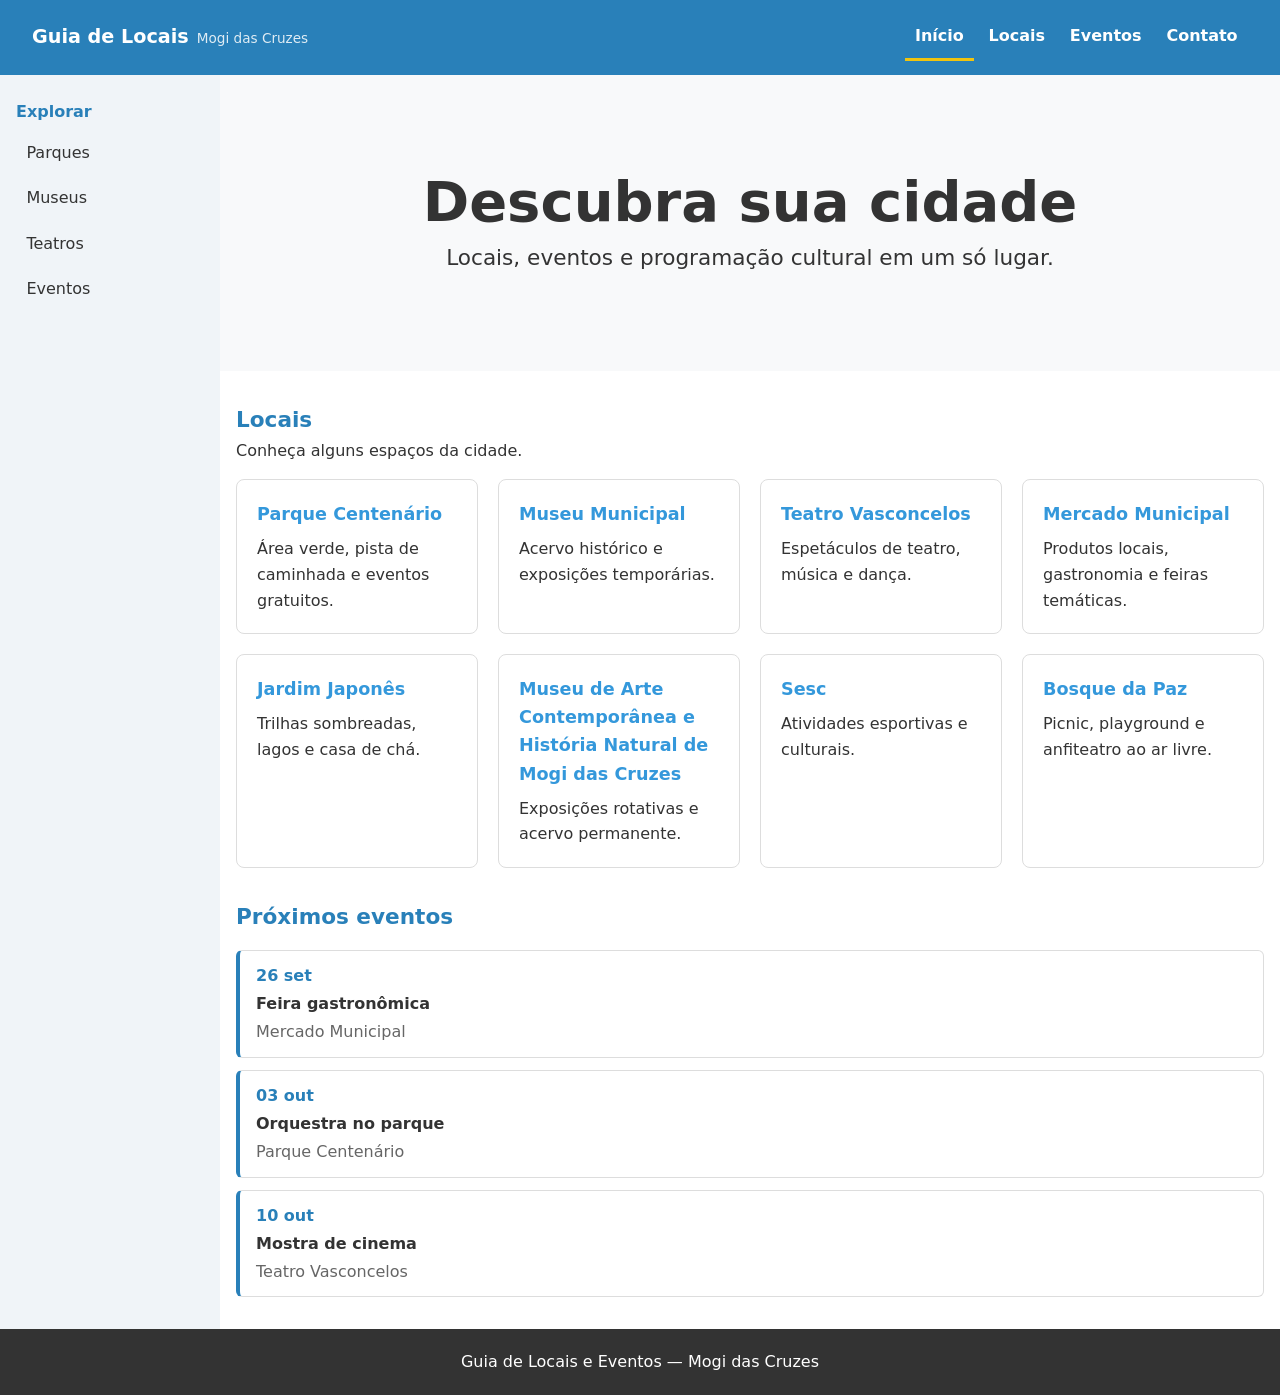
<file: index.html>
<!DOCTYPE html>
<html lang="pt-BR">
<head>
  <meta charset="UTF-8">
  <meta name="viewport" content="width=device-width, initial-scale=1.0">
  <title>Guia de Locais e Eventos — Início</title>
  <link rel="stylesheet" href="style.css">
</head>
<body>
  <header class="cabecalho">
    <div class="identidade">
      <p class="logo">Guia de Locais</p>
      <p class="titulo">Mogi das Cruzes</p>
    </div>

    <nav aria-label="Menu principal">
      <ul class="menu-lista">
        <li><a href="index.html" aria-current="page" class="ativo">Início</a></li>
        <li><a href="#locais">Locais</a></li>
        <li><a href="#agenda">Eventos</a></li>
        <li><a href="#contato">Contato</a></li>
      </ul>
    </nav>
  </header>

  <aside class="lateral">
    <nav aria-label="Categorias de locais">
      <h2 class="lateral-titulo">Explorar</h2>
      <ul class="lateral-lista">
        <li><a href="#locais">Parques</a></li>
        <li><a href="#locais">Museus</a></li>
        <li><a href="#locais">Teatros</a></li>
        <li><a href="#agenda">Eventos</a></li>
      </ul>
    </nav>
  </aside>

  <main>
    <section class="hero">
      <div class="container">
        <h1>Descubra sua cidade</h1>
        <p>Locais, eventos e programação cultural em um só lugar.</p>
      </div>
    </section>

    <section class="secao cards" id="locais" aria-labelledby="titulo-locais">
      <div class="container">
        <div class="secao-cabecalho">
          <h2 id="titulo-locais">Locais</h2>
          <p>Conheça alguns espaços da cidade.</p>
        </div>

        <div class="cards-grid">
          <a class="card-link" href="detalhe.html" aria-label="Abrir detalhes do Parque Centenário">
            <article class="card">
              <h3>Parque Centenário</h3>
              <p>Área verde, pista de caminhada e eventos gratuitos.</p>
            </article>
          </a>

          <article class="card">
            <h3>Museu Municipal</h3>
            <p>Acervo histórico e exposições temporárias.</p>
          </article>

          <article class="card">
            <h3>Teatro Vasconcelos</h3>
            <p>Espetáculos de teatro, música e dança.</p>
          </article>

          <article class="card">
            <h3>Mercado Municipal</h3>
            <p>Produtos locais, gastronomia e feiras temáticas.</p>
          </article>

          <article class="card">
            <h3>Jardim Japonês</h3>
            <p>Trilhas sombreadas, lagos e casa de chá.</p>
          </article>

          <article class="card">
            <h3>Museu de Arte Contemporânea e História Natural de Mogi das Cruzes</h3>
            <p>Exposições rotativas e acervo permanente.</p>
          </article>

          <article class="card">
            <h3>Sesc</h3>
            <p>Atividades esportivas e culturais.</p>
          </article>

          <article class="card">
            <h3>Bosque da Paz</h3>
            <p>Picnic, playground e anfiteatro ao ar livre.</p>
          </article>
        </div>
      </div>
    </section>

    <section class="secao agenda" id="agenda" aria-labelledby="titulo-agenda">
      <div class="container">
        <div class="secao-cabecalho">
          <h2 id="titulo-agenda">Próximos eventos</h2>
        </div>

        <ul class="agenda-lista">
          <li class="agenda-item">
            <time datetime="2026-09-26">26 set</time>
            <strong>Feira gastronômica</strong>
            <span>Mercado Municipal</span>
          </li>
          <li class="agenda-item">
            <time datetime="2026-10-03">03 out</time>
            <strong>Orquestra no parque</strong>
            <span>Parque Centenário</span>
          </li>
          <li class="agenda-item">
            <time datetime="2026-10-10">10 out</time>
            <strong>Mostra de cinema</strong>
            <span>Teatro Vasconcelos</span>
          </li>
        </ul>
      </div>
    </section>
  </main>

  <footer class="rodape" id="contato">
    <div class="container">
      <p>Guia de Locais e Eventos — Mogi das Cruzes</p>
    </div>
  </footer>
</body>
</html>
</file>
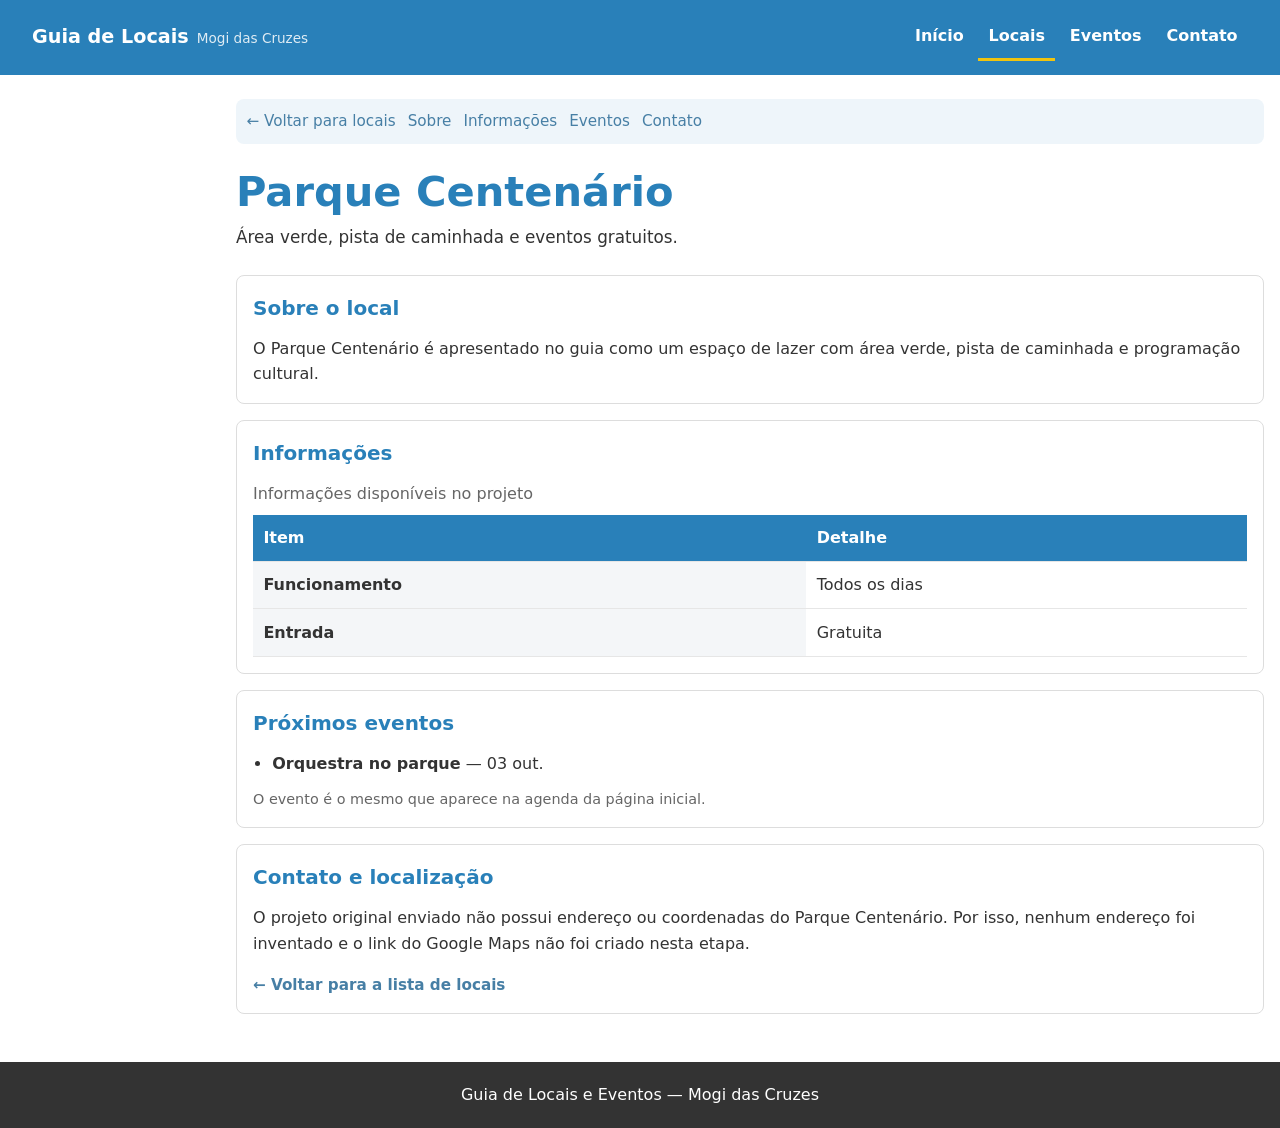
<file: detalhe.html>
<!DOCTYPE html>
<html lang="pt-BR">
<head>
  <meta charset="UTF-8">
  <meta name="viewport" content="width=device-width, initial-scale=1.0">
  <title>Parque Centenário — Guia de Locais</title>
  <link rel="stylesheet" href="style.css">
</head>
<body class="pagina-detalhe">
  <header class="cabecalho">
    <div class="identidade">
      <p class="logo">Guia de Locais</p>
      <p class="titulo">Mogi das Cruzes</p>
    </div>

    <nav aria-label="Menu principal">
      <ul class="menu-lista">
        <li><a href="index.html">Início</a></li>
        <li><a href="index.html#locais" aria-current="page" class="ativo">Locais</a></li>
        <li><a href="index.html#agenda">Eventos</a></li>
        <li><a href="index.html#contato">Contato</a></li>
      </ul>
    </nav>
  </header>

  <main>
    <div class="container detalhe-container">
      <nav class="subnavegacao" aria-label="Navegação da página do local">
        <a href="index.html#locais">← Voltar para locais</a>
        <a href="#sobre">Sobre</a>
        <a href="#informacoes">Informações</a>
        <a href="#eventos">Eventos</a>
        <a href="#contato-local">Contato</a>
      </nav>

      <header class="detalhe-cabecalho">
        <h1>Parque Centenário</h1>
        <p>Área verde, pista de caminhada e eventos gratuitos.</p>
      </header>

      <section class="bloco-detalhe" id="sobre" aria-labelledby="titulo-sobre">
        <h2 id="titulo-sobre">Sobre o local</h2>
        <p>O Parque Centenário é apresentado no guia como um espaço de lazer com área verde, pista de caminhada e programação cultural.</p>
      </section>

      <section class="bloco-detalhe" id="informacoes" aria-labelledby="titulo-informacoes">
        <h2 id="titulo-informacoes">Informações</h2>
        <div class="tabela-wrapper">
          <table>
            <caption>Informações disponíveis no projeto</caption>
            <thead>
              <tr>
                <th scope="col">Item</th>
                <th scope="col">Detalhe</th>
              </tr>
            </thead>
            <tbody>
              <tr>
                <th scope="row">Funcionamento</th>
                <td>Todos os dias</td>
              </tr>
              <tr>
                <th scope="row">Entrada</th>
                <td>Gratuita</td>
              </tr>
            </tbody>
          </table>
        </div>
      </section>

      <section class="bloco-detalhe" id="eventos" aria-labelledby="titulo-eventos">
        <h2 id="titulo-eventos">Próximos eventos</h2>
        <ul class="lista-detalhe">
          <li><strong>Orquestra no parque</strong> — 03 out.</li>
        </ul>
        <p class="observacao">O evento é o mesmo que aparece na agenda da página inicial.</p>
      </section>

      <section class="bloco-detalhe" id="contato-local" aria-labelledby="titulo-contato-local">
        <h2 id="titulo-contato-local">Contato e localização</h2>
        <p>O projeto original enviado não possui endereço ou coordenadas do Parque Centenário. Por isso, nenhum endereço foi inventado e o link do Google Maps não foi criado nesta etapa.</p>
        <a class="link-volta" href="index.html#locais">← Voltar para a lista de locais</a>
      </section>
    </div>
  </main>

  <footer class="rodape">
    <div class="container">
      <p>Guia de Locais e Eventos — Mogi das Cruzes</p>
    </div>
  </footer>
</body>
</html>
</file>
<file: style.css>
* {
  box-sizing: border-box;
  margin: 0;
  padding: 0;
}

:root {
  --azul: #2980b9;
  --azul-claro: #3498db;
  --fundo: #f8f9fa;
  --fundo-lateral: #f0f4f8;
  --texto: #333;
  --borda: #ddd;
  --amarelo: #f1c40f;
}

html {
  scroll-behavior: smooth;
}

body {
  min-width: 0;
  min-height: 100vh;
  color: var(--texto);
  background: #fff;
  font-family: system-ui, sans-serif;
  line-height: 1.6;
  display: grid;
  grid-template-areas:
    "topo"
    "conteudo"
    "lado"
    "rodape";
  grid-template-columns: 1fr;
  grid-template-rows: auto 1fr auto auto;
}

img,
svg {
  max-width: 100%;
  height: auto;
}

.container {
  width: min(100% - 2rem, 1120px);
  margin-inline: auto;
}

/* depois */
.cabecalho {
  grid-area: topo;
  min-width: 0;
  display: flex;
  align-items: center;       /* centraliza sempre, não só a partir de 760px */
  justify-content: space-between;
  flex-wrap: wrap;
  gap: 0.75rem 1.75rem;      /* mais respiro entre identidade e menu */
  padding: 0.9rem 1rem;
  color: #fff;
  background: var(--azul);
}

.identidade {
  min-width: 0;
  display: flex;
  align-items: baseline;
  gap: 0.5rem;                /* logo e subtítulo lado a lado, como um bloco só */
}

.logo {
  font-size: 1.2rem;
  font-weight: 700;
}

.titulo {
  font-size: 0.85rem;
  opacity: 0.85;
}

.menu-lista {
  min-width: 0;
  display: flex;
  flex-wrap: wrap;
  gap: 0.25rem;
  list-style: none;
}

.menu-lista a {
  display: block;
  padding: 0.55rem 0.65rem;
  color: #fff;
  text-decoration: none;
  font-weight: 600;
  border-radius: 6px;
}

.menu-lista a:hover,
.menu-lista a:focus-visible {
  background: rgba(255, 255, 255, 0.15);
}

.menu-lista a:focus-visible,
a:focus-visible {
  outline: 2px solid var(--amarelo);
  outline-offset: 2px;
}

.menu-lista .ativo {
  border-bottom: 3px solid var(--amarelo);
  border-radius: 0;
}

.lateral {
  grid-area: lado;
  min-width: 0;
  padding: 1rem;
  background: var(--fundo-lateral);
}

.lateral-titulo {
  margin-bottom: 0.5rem;
  color: var(--azul);
  font-size: 1rem;
}

.lateral-lista {
  display: flex;
  flex-wrap: wrap;
  gap: 0.35rem;
  list-style: none;
}

.lateral-lista a {
  display: block;
  padding: 0.45rem 0.65rem;
  color: var(--texto);
  text-decoration: none;
  border-radius: 6px;
}

.lateral-lista a:hover,
.lateral-lista a:focus-visible {
  background: #dde7f0;
}

main {
  grid-area: conteudo;
  min-width: 0;
}

.hero {
  min-width: 0;
  padding: 4rem 0;
  background: var(--fundo);
  text-align: center;
}

.hero h1 {
  max-width: 100%;
  margin-bottom: 0.5rem;
  font-size: clamp(2rem, 8vw, 3.5rem);
  line-height: 1.1;
}

.hero p {
  max-width: 720px;
  margin-inline: auto;
  font-size: clamp(1rem, 3vw, 1.35rem);
}

.secao {
  padding: 2rem 0;
}

.secao-cabecalho {
  margin-bottom: 1rem;
}

.secao-cabecalho h2 {
  color: var(--azul);
  font-size: 1.35rem;
}

.cards-grid {
  display: grid;
  grid-template-columns: repeat(auto-fit, minmax(min(100%, 220px), 1fr));
  gap: 1rem;
}

.card-link {
  display: block;
  min-width: 0;
  color: inherit;
  text-decoration: none;
  border-radius: 8px;
}

.card {
  min-width: 0;
  height: 100%;
  padding: 1.25rem;
  overflow-wrap: anywhere;
  background: #fff;
  border: 1px solid var(--borda);
  border-radius: 8px;
}

.card-link:hover .card,
.card-link:focus-visible .card {
  border-color: var(--azul-claro);
  box-shadow: 0 2px 8px rgba(0, 0, 0, 0.08);
}

.card h3 {
  margin-bottom: 0.5rem;
  color: var(--azul-claro);
  font-size: 1.1rem;
  overflow-wrap: anywhere;
}

.agenda {
  padding-top: 0;
}

.agenda-lista {
  display: grid;
  gap: 0.75rem;
  list-style: none;
}

.agenda-item {
  min-width: 0;
  display: grid;
  gap: 0.15rem;
  padding: 0.75rem 1rem;
  background: #fff;
  border: 1px solid var(--borda);
  border-left: 4px solid var(--azul);
  border-radius: 6px;
}

.agenda-item time {
  color: var(--azul);
  font-weight: 700;
}

.agenda-item span {
  color: #666;
}

.rodape {
  grid-area: rodape;
  padding: 1.25rem 0;
  color: #fff;
  background: #333;
  text-align: center;
}

/* Página de detalhe */
.detalhe-container {
  padding: 1rem 0 2rem;
}

.subnavegacao {
  display: flex;
  flex-wrap: wrap;
  gap: 0.35rem 0.75rem;
  margin-bottom: 1rem;
  padding: 0.65rem;
  background: #eef5fa;
  border-radius: 8px;
}

.subnavegacao a,
.link-volta {
  color: #477fa5;
  text-decoration: none;
  font-size: 0.95rem;
}

.subnavegacao a:hover,
.subnavegacao a:focus-visible,
.link-volta:hover,
.link-volta:focus-visible {
  text-decoration: underline;
}

.detalhe-cabecalho {
  padding: 0.5rem 0 1.5rem;
}

.detalhe-cabecalho h1 {
  color: var(--azul);
  font-size: clamp(1.8rem, 6vw, 2.6rem);
  line-height: 1.15;
  overflow-wrap: anywhere;
}

.detalhe-cabecalho p {
  margin-top: 0.5rem;
  font-size: 1.05rem;
}

.bloco-detalhe {
  min-width: 0;
  margin-bottom: 1rem;
  padding: 1rem;
  background: #fff;
  border: 1px solid var(--borda);
  border-radius: 8px;
}

.bloco-detalhe h2 {
  margin-bottom: 0.75rem;
  color: var(--azul);
  font-size: 1.25rem;
}

.tabela-wrapper {
  width: 100%;
  overflow-x: auto;
}

table {
  width: 100%;
  min-width: 0;
  border-collapse: collapse;
}

caption {
  margin-bottom: 0.5rem;
  text-align: left;
  color: #666;
}

th,
td {
  padding: 0.65rem;
  text-align: left;
  border-bottom: 1px solid #e6e6e6;
}

th {
  color: #fff;
  background: var(--azul);
}

tbody th {
  color: var(--texto);
  background: #f4f6f8;
}

.lista-detalhe {
  padding-left: 1.2rem;
}

.observacao {
  margin-top: 0.75rem;
  color: #666;
  font-size: 0.9rem;
}

.link-volta {
  display: inline-block;
  margin-top: 1rem;
  font-weight: 600;
}

@media (min-width: 760px) {
  body {
    grid-template-areas:
      "topo topo"
      "lado conteudo"
      "rodape rodape";
    grid-template-columns: minmax(170px, 220px) minmax(0, 1fr);
    grid-template-rows: auto 1fr auto;
  }

  .cabecalho {
    padding-inline: 1.5rem;
  }

  .lateral {
    padding: 1.5rem 1rem;
  }

  .lateral-lista {
    flex-direction: column;
  }

  .hero {
    padding: 5rem 0;
  }

  .detalhe-container {
    padding-top: 1.5rem;
  }
}

@media (min-width: 1100px) {
  .cabecalho {
    padding-inline: 2rem;
  }

  .hero {
    padding: 6rem 0;
  }

  .cards-grid {
    gap: 1.25rem;
  }
}
</file>
